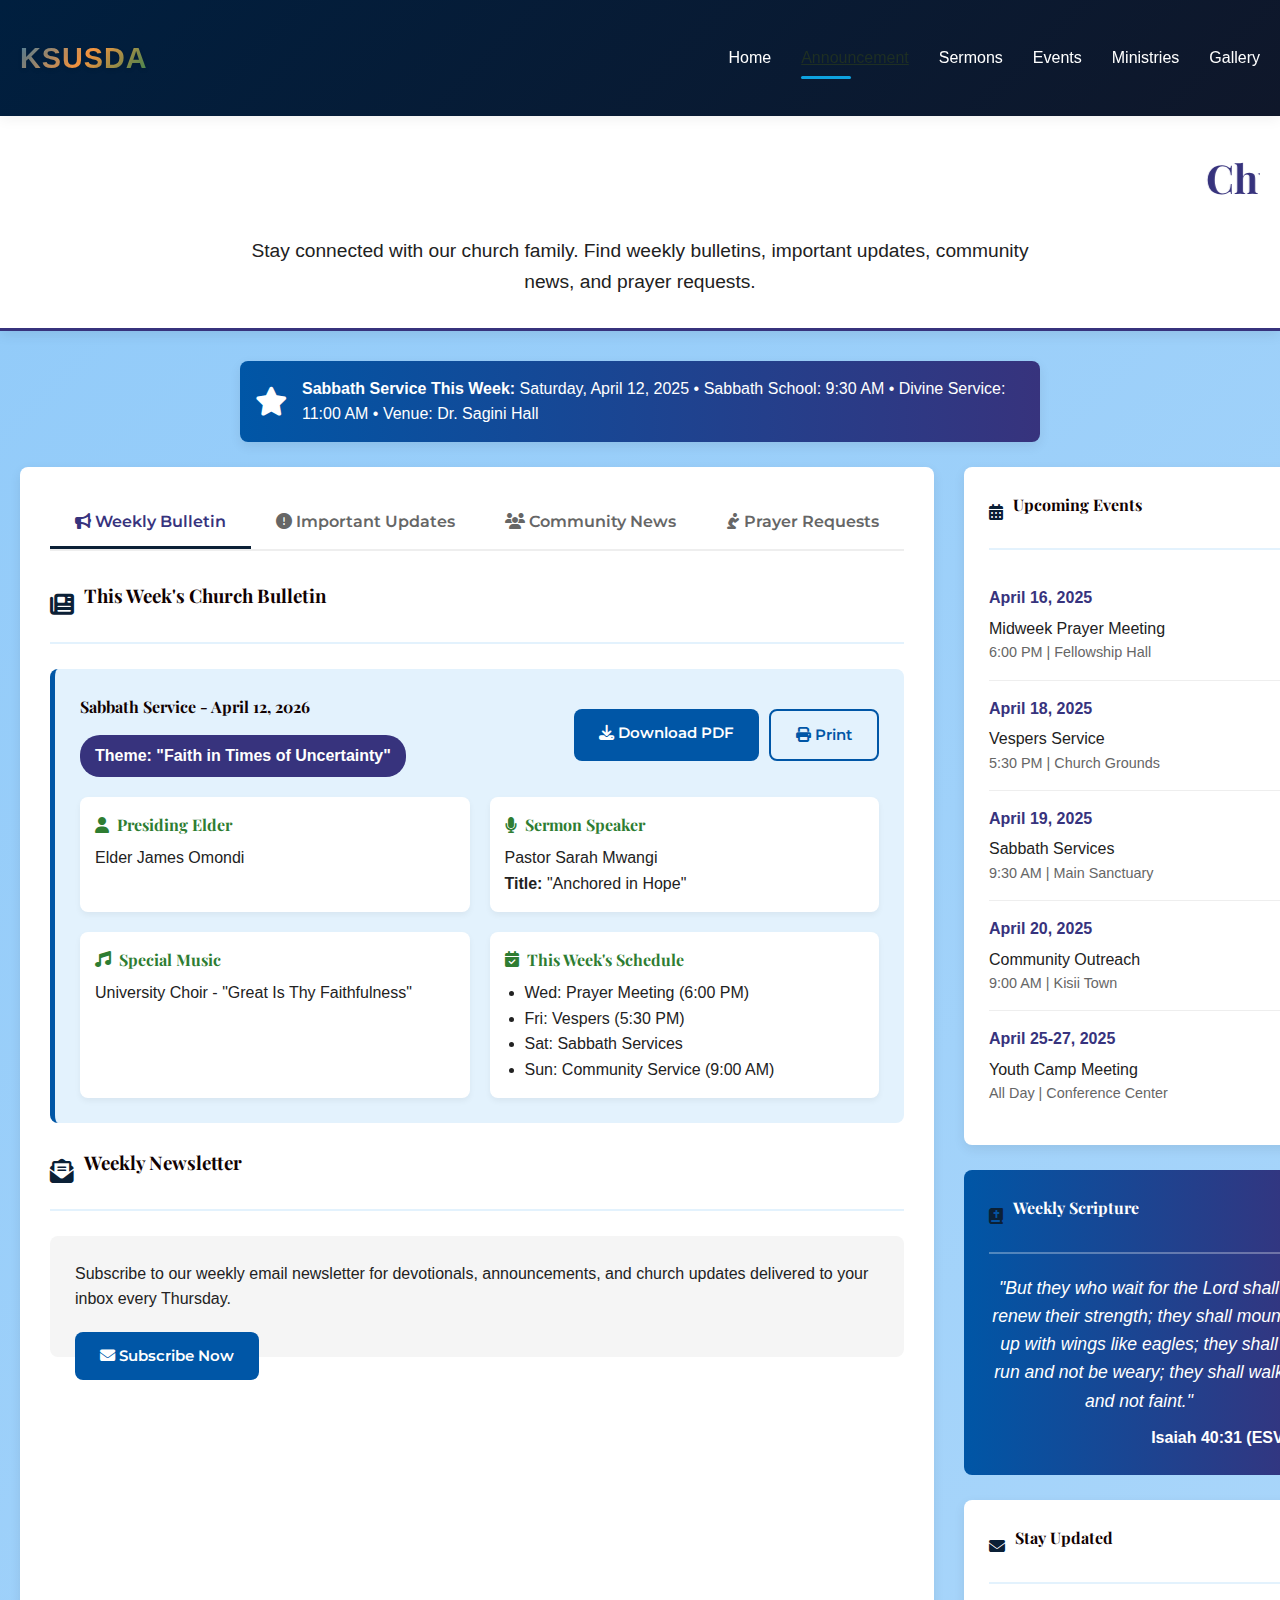
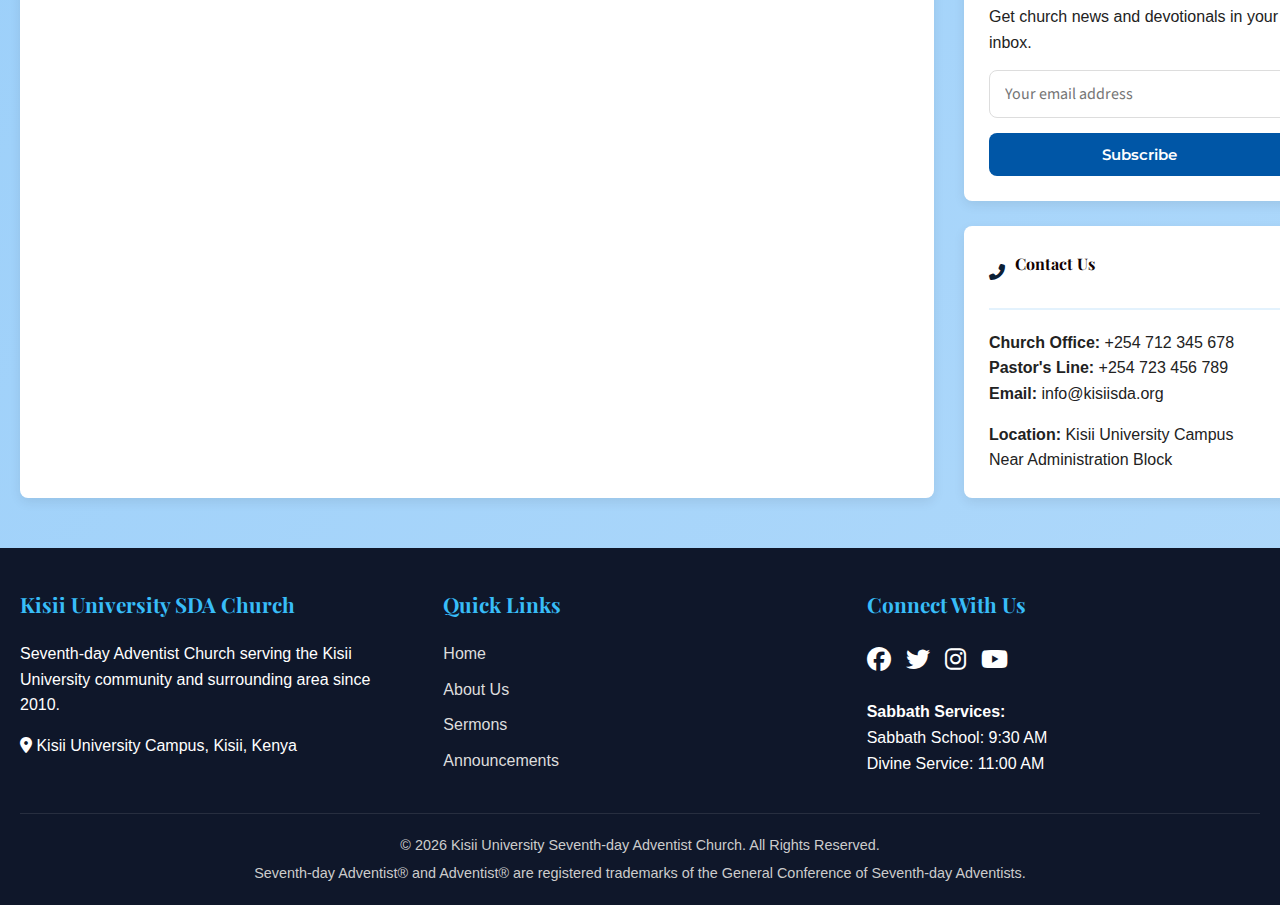
<file: ann.html>
<!DOCTYPE html>
<html lang="en">
<head>
    <meta charset="UTF-8">
    <meta name="viewport" content="width=device-width, initial-scale=1.0">
    <title>News & Announcements | Kisii University SDA Church</title>
    <link rel="stylesheet" href="https://cdnjs.cloudflare.com/ajax/libs/font-awesome/6.4.0/css/all.min.css">
    <link href="https://fonts.googleapis.com/css2?family=Montserrat:wght@400;500;600;700&family=Source+Sans+Pro:wght@300;400;600&display=swap" rel="stylesheet">
    <link href="https://fonts.googleapis.com/css2?family=Inter:wght@300;400;500;600;700&family=Playfair+Display:wght@400;500;600&display=swap" rel="stylesheet">

    <link rel="icon" type="image/jpg" href="image/assetss/kisiilogo.png">
    <link rel="stylesheet" type="text/css" href="style.css">
<style>
        :root {
            --sda-blue: #0056a6;
             --sda-purple: #37337d;
            --sda-gold: #0b2036;
            --sda-green: #2e7d32;
            --light-blue: #e3f2fd;
            --light-gray: #f5f5f5;
            --dark-text: #212121;
            --accent-red: #d32f2f;
            --shadow: 0 4px 12px rgba(0, 0, 0, 0.08);
            --border-radius: 8px;
            --transition: all 0.3s ease;
        }
        
        * {margin: 0;padding: 0;box-sizing: border-box;}
        
        body {
          font-family: 'Poppins', sans-serif;
          color: #222;
          line-height: 1.6;
          background: linear-gradient(-45deg, #e3f2fd, #cfd8dc, #bbdefb, #90caf9);
         background-size: 400% 400%;
        }
        
         h1, h2, h3, h4 {
            font-family: 'Playfair Display', serif;
            font-weight: 700;
            color: #120202;
            margin-bottom: 1rem;
           
        }

        .container {
            width:100%;
            max-width: 1400px;
            margin: 0 auto;
            padding: 0 20px;
        }

        /* Header Styles */
        header {
            background: linear-gradient(135deg, #001f3f 0%, #0f172a 100%);
            color: #ffffff;
            box-shadow: 0 4px 12px rgba(0, 0, 0, 0.05);
            position: sticky;
            top: 0;
            z-index: 100;
           
        }

        .header-content {
            display: flex;
            justify-content: space-between;
            align-items: center;
            padding: 20px 0;
        }

        .church-name {
            font-family: 'Poppins', sans-serif;
            font-size: 1.8rem;
            font-weight: 700;
            background: linear-gradient(135deg, #3a7ca5 0%, #ff9b42 50%, #2e8b57 100%);
            -webkit-background-clip: text;
            background-clip: text;
            color: transparent;
            letter-spacing: 1px;
            font-weight:700;
            text-shadow: 0 2px 4px rgba(0, 0, 0, 0.1);
            
        }

        .church-subtitle {
            font-size: 0.85rem;
            color: #f5f9f9;
            margin-top: 2px;
        }

        .nav-links {
            display: flex;
            gap: 30px;
        }

        .nav-links a {
            text-decoration: none;
            color: #fff;
            font-weight: 500;
            transition: var(--transition);
            position: relative;
        }

        .nav-links a:hover {
            color: var(--dark);
        }

        .nav-links a.active {
          color:var(--dark);
          text-decoration: underline;
        }

        .nav-links a.active::after {
            content: '';
            position: absolute;
            width: 50px;
            height: 3px;
            background-color: var(--primary);
            bottom: -8px;
            left: 0;
            border-radius: 3px;
        }

       

        .btn {
            padding: 10px 22px;
            border-radius: 30px;
            font-weight: 700;
            cursor: pointer;
            transition: var(--transition);
            border: none;
            font-family: 'Inter', sans-serif;
            font-size: 0.95rem;
            display:flex;
            float:left;
            left:20px;
        }

        .btn-primary {
            background-color: #3a7ca5;
            color: white;
        }

        .btn-primary:hover {
            background-color: #5fa8d3;
            transform: translateY(-2px);
        }

        .btn-accent {
            background-color: #ff9b42;
            color: #3a7ca5;
            border: 2px solid #3a7ca5;
        }

        .btn-accent:hover {
            background-color: rgba(58, 124, 165, 0.05);
transform:translateY(-2px);
color:#fff;
        }

        .mobile-menu-btn {
            display: none;
            background: none;
            border: none;
            font-size: 1.5rem;
            color: var(--dark);
            cursor: pointer;
            
        }
        .logo-text{
            display:flex;
            flex-direction: column;
            font-size:1.2rem;
        }
       

        
        /* Page Header */
        .page-header {
            background-color: white;
            padding: 30px 0;
            text-align: center;
            box-shadow: var(--shadow);
            margin-bottom: 30px;
            border-bottom: 3px solid var(--sda-purple);
        }
        
        .page-title {
            font-size: 2.5rem;
            color: var(--sda-purple);
            margin-bottom: 10px;
        }
        
        .page-subtitle {
            font-size: 1.2rem;
            color: var(--dark-text);
            max-width: 800px;
            margin: 0 auto;
        }
        
        /* Sabbath Alert */
        .sabbath-alert {
            background: linear-gradient(to right, var(--sda-blue), var(--sda-purple));
            color: white;
            padding: 15px;
            border-radius: var(--border-radius);
            margin: 25px auto;
            max-width: 800px;
            display: flex;
            align-items: center;
            justify-content: center;
            gap: 15px;
            box-shadow: var(--shadow);
        }
        
        .sabbath-alert i {
            font-size: 1.8rem;
        }
        
        /* Content Layout */
        .content-wrapper {
            display: grid;
            grid-template-columns: 1fr 350px;
            gap: 30px;
            margin-bottom: 40px;
        }
     
        
        @media (max-width: 992px) {
            .content-wrapper {
                grid-template-columns: 1fr;
            }
        }
        
        /* Main Content */
        .main-content {
            background-color: white;
            border-radius: var(--border-radius);
            padding: 30px;
            box-shadow: var(--shadow);
        }
        
        .section-title {
            display: flex;
            align-items: center;
            gap: 10px;
            padding-bottom: 15px;
            margin-bottom: 25px;
            border-bottom: 2px solid var(--light-blue);
        }
        
        .section-title i {
            color: var(--sda-gold);
            font-size: 1.5rem;
        }
        
        /* Bulletin Section */
        .bulletin-card {
            background-color: var(--light-blue);
            border-radius: var(--border-radius);
            padding: 25px;
            margin-bottom: 25px;
            border-left: 5px solid var(--sda-blue);
        }
        
        .bulletin-header {
            display: flex;
            justify-content: space-between;
            align-items: center;
            margin-bottom: 20px;
            flex-wrap: wrap;
            gap: 15px;
        }
        
        .bulletin-date {
            background-color: var(--sda-purple);
            color: white;
            padding: 8px 15px;
            border-radius: 20px;
            font-weight: 600;
        }
        
        .bulletin-actions {
            display: flex;
            gap: 10px;
        }
        
        .btn {
            display: inline-block;
            padding: 12px 25px;
            background-color: var(--sda-blue);
            color: white;
            border-radius: var(--border-radius);
            text-decoration: none;
            font-weight: 600;
            transition: var(--transition);
            border: none;
            cursor: pointer;
            font-family: 'Montserrat', sans-serif;
        }
        
        .btn:hover {
            background-color: var(--sda-purple);
            transform: translateY(-3px);
            box-shadow: 0 6px 12px rgba(0, 0, 0, 0.15);
        }
        
        .btn-outline {
            background-color: transparent;
            border: 2px solid var(--sda-blue);
            color: var(--sda-blue);
        }
        
        .btn-outline:hover {
            background-color: var(--sda-blue);
            color: white;
        }
        
        .bulletin-content {
            display: grid;
            grid-template-columns: repeat(auto-fit, minmax(300px, 1fr));
            gap: 20px;
            margin-top: 20px;
        }
        
        .bulletin-item {
            padding: 15px;
            background-color: white;
            border-radius: var(--border-radius);
            box-shadow: 0 3px 6px rgba(0, 0, 0, 0.05);
        }
        
        .bulletin-item h4 {
            color: var(--sda-green);
            margin-bottom: 8px;
            display: flex;
            align-items: center;
            gap: 8px;
        }
        
        /* Announcements Grid */
        .announcements-grid {
            display: grid;
            grid-template-columns: repeat(auto-fill, minmax(300px, 1fr));
            gap: 25px;
            margin-top: 20px;
        }
        
        .announcement-card {
            background-color: white;
            border-radius: var(--border-radius);
            overflow: hidden;
            box-shadow: var(--shadow);
            transition: var(--transition);
            border-top: 4px solid var(--sda-gold);
        }
        
        .announcement-card:hover {
            transform: translateY(-5px);
            box-shadow: 0 10px 20px rgba(0, 0, 0, 0.1);
        }
        
        .announcement-priority {
            padding: 8px 15px;
            background-color: var(--accent-red);
            color: white;
            font-size: 0.85rem;
            font-weight: 600;
            display: inline-block;
            border-radius: 0 0 8px 0;
        }
        
        .announcement-content {
            padding: 20px;
        }
        
        .announcement-meta {
            display: flex;
            justify-content: space-between;
            font-size: 0.9rem;
            color: #666;
            margin-bottom: 15px;
        }
        
        /* Community News */
        .community-news {
            display: grid;
            grid-template-columns: repeat(auto-fill, minmax(300px, 1fr));
            gap: 25px;
            margin-top: 20px;
        }
        
        .community-card {
            background-color: white;
            border-radius: var(--border-radius);
            overflow: hidden;
            box-shadow: var(--shadow);
        }
        
        .community-image {
            height: 180px;
            background-size: cover;
            background-position: center;
        }
        
        .community-content {
            padding: 20px;
        }
        
        .community-category {
            display: inline-block;
            background-color: var(--sda-green);
            color: white;
            padding: 5px 12px;
            border-radius: 20px;
            font-size: 0.85rem;
            margin-bottom: 10px;
        }
        
        /* Prayer Section */
        .prayer-section {
            display: grid;
            grid-template-columns: repeat(auto-fit, minmax(300px, 1fr));
            gap: 25px;
            margin-top: 20px;
        }
        
        .prayer-form, .prayer-wall {
            background-color: var(--light-gray);
            border-radius: var(--border-radius);
            padding: 25px;
        }
        
        .form-group {
            margin-bottom: 20px;
        }
        
        .form-label {
            display: block;
            margin-bottom: 8px;
            font-weight: 600;
        }
        
        .form-control {
            width: 100%;
            padding: 12px 15px;
            border: 1px solid #ddd;
            border-radius: var(--border-radius);
            font-family: 'Source Sans Pro', sans-serif;
            font-size: 1rem;
        }
        
        textarea.form-control {
            min-height: 120px;
            resize: vertical;
        }
        
        .radio-group {
            display: flex;
            flex-direction: column;
            gap: 12px;
            margin-top: 10px;
        }
        
        .radio-option {
            display: flex;
            align-items: center;
            gap: 10px;
        }
        
        .prayer-item {
            background-color: white;
            padding: 20px;
            border-radius: var(--border-radius);
            margin-bottom: 20px;
            border-left: 4px solid var(--sda-purple);
            box-shadow: 0 3px 6px rgba(0, 0, 0, 0.05);
        }
        
        .prayer-header {
            display: flex;
            justify-content: space-between;
            margin-bottom: 12px;
            font-size: 0.9rem;
            color: #666;
        }
        
        .prayer-actions {
            display: flex;
            justify-content: space-between;
            align-items: center;
            margin-top: 15px;
        }
        
        .pray-count {
            display: flex;
            align-items: center;
            gap: 8px;
            color: var(--sda-green);
            font-weight: 600;
        }
        
        .answered-prayer {
            background-color: #e8f5e9;
            border-left-color: var(--sda-green);
            padding: 15px;
            margin-top: 10px;
            border-radius: 0 var(--border-radius) var(--border-radius) 0;
        }
        
        /* Sidebar */
        .sidebar {
            display: flex;
            flex-direction: column;
            gap: 25px;
        }
        
        .sidebar-widget {
            background-color: white;
            border-radius: var(--border-radius);
            padding: 25px;
            box-shadow: var(--shadow);
        }
        
        .widget-title {
            display: flex;
            align-items: center;
            gap: 10px;
            margin-bottom: 20px;
            padding-bottom: 15px;
            border-bottom: 2px solid var(--light-blue);
        }
        
        .widget-title i {
            color: var(--sda-gold);
        }
        
        .event-list {
            list-style: none;
        }
        
        .event-item {
            padding: 15px 0;
            border-bottom: 1px solid #eee;
        }
        
        .event-item:last-child {
            border-bottom: none;
        }
        
        .event-date {
            font-weight: 600;
            color: var(--sda-purple);
            margin-bottom: 5px;
        }
        
        .event-time {
            color: #666;
            font-size: 0.9rem;
        }
        
        .subscription-form {
            display: flex;
            flex-direction: column;
            gap: 15px;
        }
        
        .scripture-widget {
            background: linear-gradient(to right, var(--sda-blue), var(--sda-purple));
            color: white;
            padding: 25px;
            border-radius: var(--border-radius);
        }
        
        .scripture-text {
            font-style: italic;
            font-size: 1.1rem;
            margin-bottom: 10px;
            text-align: center;
        }
        
        .scripture-ref {
            text-align: right;
            font-weight: 600;
            margin-top: 10px;
        }
        
        /* Footer */
        .footer {
           background: #0f172a;
            color: white;
            padding: 40px 0 20px;
            margin-top: 50px;
        }
        
        .footer-content {
            display: grid;
            grid-template-columns: repeat(auto-fit, minmax(250px, 1fr));
            gap: 30px;
            margin-bottom: 30px;
        }
        
        .footer-section h3 {
            color:  #38bdf8;
            margin-bottom: 20px;
            font-size: 1.3rem;
        }
        
        .footer-links {
            list-style: none;
        }
        
        .footer-links li {
            margin-bottom: 10px;
        }
        
        .footer-links a {
            color: #ddd;
            text-decoration: none;
            transition: var(--transition);
        }
        
        .footer-links a:hover {
            color: var(--sda-gold);
            padding-left: 5px;
        }
        
        .copyright {
            text-align: center;
            padding-top: 20px;
            border-top: 1px solid rgba(255, 255, 255, 0.1);
            color: #ccc;
            font-size: 0.9rem;
        }
        
        /* Responsive */
        @media (max-width: 768px) {
            .container{
                display:flex;
                flex-wrap: wrap;
                flex-direction: column;
                glyph-orientation-horizontal: 0turn;
            }
            body{
                font-size: 0.85rem;
            }
                
            .nav-links {
                order: 3;
                width: 100%;
                margin-top: 20px;
                display: none;
                flex-direction: column;
                gap: 15px;
            }
            
            .nav-links.active {
                display: flex;
                margin-top:2rem;
                float:right;
                width:120px;
                background:navy;
                padding:10px 10px;
                border-radius:5px;
            }
            
            .mobile-menu-btn {
                display: block;
            }
            .footer-content{
                display:grid;
                grid-template-columns: repeat(auto-fit,minmax(100px,1fr));
                gap:10px;              
            }
            .church-name{
                font-size: 1.2rem;
                top:2rem;
                left:2rem;
                position:sticky;
            }
            h1,h2,h3{
                font-size: 1rem;
            }
            .footer-section h3{
                font-size:1rem;
            }
            .footer p{
                font-size: 0.85rem;
            }
            .footer-links a{
                font-size: 0.85rem;
            }
            .church-name {
                font-size: 1.8rem;
            }
            
            .page-title {
                font-size: 2rem;
            }
            
            .bulletin-header {
                flex-direction: column;
                align-items: flex-start;
            }
            
            .bulletin-actions {
                width: 100%;
                justify-content: center;
            }
        }
        
        /* Tab Navigation */
        .tab-navigation {
            display: flex;
            overflow-x: auto;
            margin-bottom: 30px;
            border-bottom: 2px solid #eee;
        }
        
        .tab-btn {
            padding: 15px 25px;
            background: none;
            border: none;
            font-family: 'Montserrat', sans-serif;
            font-weight: 600;
            font-size: 1rem;
            color: #666;
            cursor: pointer;
            white-space: nowrap;
            border-bottom: 3px solid transparent;
            transition: var(--transition);
        }
        
        .tab-btn:hover {
            color: var(--sda-blue);
        }
        
        .tab-btn.active {
            color: var(--sda-purple);
            border-bottom: 3px solid var(--sda-gold);
        }
        
        .tab-content {
            display: none;
            animation: fadeIn 0.5s;
        }
        
        .tab-content.active {
            display: block;
        }
        
        @keyframes fadeIn {
            from { opacity: 0; }
            to { opacity: 1; }
        }
           @media(max-width:768px){
            .container{
                grid-template-columns: 1fr;
            }
            .main-content{
                display:grid;
                grid-template-columns: 1fr;
                gap:1rem;
            }
            .church-header{
                font-size:1.2rem;
                padding:10px;
            }
            .bulletin-header{
                display:grid;
                grid-template-columns: 1fr;
                gap:10px;
            }
        }
    </style>
</head>
<body>
   <header>
        <div class="container">
            <div class="header-content">
                    <div class="logo-text">
                        <div class="church-name">KSUSDA</div>
                    </div>                
                <button class="mobile-menu-btn" id="mobileMenuBtn">
                    <i class="fas fa-bars"></i>
                </button>
                
                <nav class="nav-links" id="navLinks">
                    <a href="index45.html">Home</a>
                       <a href="ann.html" class="active">Announcement</a>
                    <a href="serm.html">Sermons</a>
                    <a href="eventht.html">Events</a>
                    <a href="Ministry.html">Ministries</a>
                    <a href="gallery.html">Gallery</a>
                </nav>
                
            </div>
        </div>
    </header>

    <!-- Page Header -->
    <div class="page-header">
        <div class="container">
            <h2 class="page-title"><marquee>Church News & Announcements</marquee></h2>
            <p class="page-subtitle">Stay connected with our church family. Find weekly bulletins, important updates, community news, and prayer requests.</p>
        </div>
    </div>

    <!-- Sabbath Alert -->
    <div class="container">
        <div class="sabbath-alert">
            <i class="fas fa-star"></i>
            <div>
                <strong>Sabbath Service This Week:</strong> Saturday, April 12, 2025 • Sabbath School: 9:30 AM • Divine Service: 11:00 AM • Venue: Dr. Sagini Hall
            </div>
        </div>
    </div>

    <!-- Main Content -->
    <div class="container content-wrapper">
        <!-- Left Column: Main Content -->
        <div class="main-content">
            <!-- Tab Navigation -->
            <div class="tab-navigation">
                <button class="tab-btn active" data-tab="bulletin">
                    <i class="fas fa-bullhorn"></i> Weekly Bulletin
                </button>
                <button class="tab-btn" data-tab="updates">
                    <i class="fas fa-exclamation-circle"></i> Important Updates
                </button>
                <button class="tab-btn" data-tab="community">
                    <i class="fas fa-users"></i> Community News
                </button>
                <button class="tab-btn" data-tab="prayer">
                    <i class="fas fa-pray"></i> Prayer Requests
                </button>
            </div>

            <!-- Bulletin Tab -->
            <div id="bulletin" class="tab-content active">
                <div class="section-title">
                    <i class="fas fa-newspaper"></i>
                    <h3>This Week's Church Bulletin</h3>
                </div>

                <div class="bulletin-card">
                    <div class="bulletin-header">
                        <div>
                            <h4>Sabbath Service - April 12, 2026</h4>
                            <div class="bulletin-date">Theme: "Faith in Times of Uncertainty"</div>
                        </div>
                        <div class="bulletin-actions">
                            <a href="pdfs/COMP 102 DISCRETE MATHEATICS  ASSIGN 2.pdf" class="btn"><i class="fas fa-download"></i> Download PDF</a>
                            <a href="#" class="btn btn-outline"><i class="fas fa-print"></i> Print</a>
                        </div>
                    </div>

                    <div class="bulletin-content">
                        <div class="bulletin-item">
                            <h4><i class="fas fa-user"></i> Presiding Elder</h4>
                            <p>Elder James Omondi</p>
                        </div>
                        <div class="bulletin-item">
                            <h4><i class="fas fa-microphone"></i> Sermon Speaker</h4>
                            <p>Pastor Sarah Mwangi</p>
                            <p><strong>Title:</strong> "Anchored in Hope"</p>
                        </div>
                        <div class="bulletin-item">
                            <h4><i class="fas fa-music"></i> Special Music</h4>
                            <p>University Choir - "Great Is Thy Faithfulness"</p>
                        </div>
                        <div class="bulletin-item">
                            <h4><i class="fas fa-calendar-check"></i> This Week's Schedule</h4>
                            <ul style="padding-left: 20px; margin-top: 8px;">
                                <li>Wed: Prayer Meeting (6:00 PM)</li>
                                <li>Fri: Vespers (5:30 PM)</li>
                                <li>Sat: Sabbath Services</li>
                                <li>Sun: Community Service (9:00 AM)</li>
                            </ul>
                        </div>
                    </div>
                </div>

                <div class="section-title">
                    <i class="fas fa-envelope-open-text"></i>
                    <h3>Weekly Newsletter</h3>
                </div>
                
                <div style="background-color: var(--light-gray); padding: 25px; border-radius: var(--border-radius);">
                    <p style="margin-bottom: 20px;">Subscribe to our weekly email newsletter for devotionals, announcements, and church updates delivered to your inbox every Thursday.</p>
                    <a href="#" class="btn"><i class="fas fa-envelope"></i> Subscribe Now</a>
                </div>
            </div>

            <!-- Important Updates Tab -->
            <div id="updates" class="tab-content">
                <div class="section-title">
                    <i class="fas fa-exclamation-triangle"></i>
                    <h3>Important Updates & Alerts</h3>
                </div>

                <div class="announcements-grid">
                    <div class="announcement-card">
                        <div class="announcement-priority">Urgent</div>
                        <div class="announcement-content">
                            <div class="announcement-meta">
                                <span>April 10, 2025</span>
                                <span><i class="fas fa-clock"></i> Immediate</span>
                            </div>
                            <h4>Church Building Fund Meeting</h4>
                            <p>All members are requested to attend a special meeting on Sunday, April 20th at 2:00 PM to discuss the new church building project. Your input is vital!</p>
                            <a href="#" style="display: inline-block; margin-top: 15px; color: var(--sda-blue); font-weight: 600;">More Details →</a>
                        </div>
                    </div>

                    <div class="announcement-card">
                        <div class="announcement-content">
                            <div class="announcement-meta">
                                <span>April 8, 2025</span>
                                <span><i class="fas fa-clock"></i> Deadline: April 30</span>
                            </div>
                            <h4>Pathfinder Club Registration</h4>
                            <p>Registration for the 2025 Pathfinder Club is now open! Children ages 10-15 are invited to join. Register by April 30th to secure a spot.</p>
                            <a href="#" style="display: inline-block; margin-top: 15px; color: var(--sda-blue); font-weight: 600;">Register Now →</a>
                        </div>
                    </div>

                    <div class="announcement-card">
                        <div class="announcement-content">
                            <div class="announcement-meta">
                                <span>April 5, 2025</span>
                                <span><i class="fas fa-clock"></i> New</span>
                            </div>
                            <h4>New Bible Study Group</h4>
                            <p>A new young adults Bible study group will begin meeting on Tuesday evenings starting April 22nd. Focus: "Revelation for Today's World."</p>
                            <a href="#" style="display: inline-block; margin-top: 15px; color: var(--sda-blue); font-weight: 600;">Join Group →</a>
                        </div>
                    </div>
                </div>
            </div>

            <!-- Community News Tab -->
            <div id="community" class="tab-content">
                <div class="section-title">
                    <i class="fas fa-heart"></i>
                    <h3>Community News & Stories</h3>
                </div>

                <div class="community-news">
                    <div class="community-card">
                        <div class="community-image" style="background-image: url('https://images.unsplash.com/photo-1581833971358-2c8b550f87b3?ixlib=rb-4.0.3&auto=format&fit=crop&w=600&q=80');"></div>
                        <div class="community-content">
                            <div class="community-category">Welcome</div>
                            <h4>New Members Joining</h4>
                            <p>Welcome to 15 new members who joined our church family last Sabbath! We're excited to have you as part of our community.</p>
                            <div style="margin-top: 15px; font-size: 0.9rem; color: #666;">
                                <i class="fas fa-user-friends"></i> 15 new members
                            </div>
                        </div>
                    </div>

                    <div class="community-card">
                        <div class="community-image" style="background-image: url('https://images.unsplash.com/photo-1545231027-637d2f6210f8?ixlib=rb-4.0.3&auto=format&fit=crop&w=600&q=80');"></div>
                        <div class="community-content">
                            <div class="community-category">Ministry</div>
                            <h4>Health Ministry Seminar Success</h4>
                            <p>Our "Temperance and Healthy Living" seminar reached over 200 community members last weekend. Thanks to all volunteers!</p>
                            <div style="margin-top: 15px; font-size: 0.9rem; color: #666;">
                                <i class="fas fa-users"></i> 200+ attendees
                            </div>
                        </div>
                    </div>

                    <div class="community-card">
                        <div class="community-image" style="background-image: url('https://images.unsplash.com/photo-1511632765486-a01980e01a18?ixlib=rb-4.0.3&auto=format&fit=crop&w=600&q=80');"></div>
                        <div class="community-content">
                            <div class="community-category">Education</div>
                            <h4>University Bible Study Growth</h4>
                            <p>The Kisii University SDA Students Association now has 45 regular attendees at weekly campus Bible studies. Praise God!</p>
                            <div style="margin-top: 15px; font-size: 0.9rem; color: #666;">
                                <i class="fas fa-graduation-cap"></i> 45 students
                            </div>
                        </div>
                    </div>
                </div>
            </div>

            <!-- Prayer Requests Tab -->
            <div id="prayer" class="tab-content">
                <div class="section-title">
                    <i class="fas fa-hands-praying"></i>
                    <h3>Prayer Requests</h3>
                </div>

                <p style="margin-bottom: 25px; padding: 15px; background-color: #fff8e1; border-radius: var(--border-radius);">
                    <i class="fas fa-info-circle" style="color: var(--sda-gold);"></i> All prayer requests are confidential. Our prayer team meets every Wednesday at 6:00 PM.
                </p>

                <div class="prayer-section">
                    <!-- Prayer Form -->
                    <div class="prayer-form">
                        <h4 style="margin-bottom: 20px;">Submit a Prayer Request</h4>
                        <form id="prayerForm">
                            <div class="form-group">
                                <label class="form-label">Your Name (Optional)</label>
                                <input type="text" class="form-control" placeholder="First name is fine">
                            </div>

                            <div class="form-group">
                                <label class="form-label">Prayer Request *</label>
                                <textarea class="form-control" placeholder="Please share your prayer need..." required></textarea>
                            </div>

                            <div class="form-group">
                                <label class="form-label">How should we share this request?</label>
                                <div class="radio-group">
                                    <div class="radio-option">
                                        <input type="radio" id="private" name="privacy" checked>
                                        <label for="private">With pastoral team only (confidential)</label>
                                    </div>
                                    <div class="radio-option">
                                        <input type="radio" id="anonymous" name="privacy">
                                        <label for="anonymous">Share anonymously on prayer wall</label>
                                    </div>
                                    <div class="radio-option">
                                        <input type="radio" id="public" name="privacy">
                                        <label for="public">Share with my first name</label>
                                    </div>
                                </div>
                            </div>

                            <button type="submit" class="btn" style="width: 100%;">
                                <i class="fas fa-paper-plane"></i> Submit Request
                            </button>
                        </form>
                    </div>

                    <!-- Prayer Wall -->
                    <div class="prayer-wall">
                        <h4 style="margin-bottom: 20px;">Recent Prayer Requests</h4>
                        
                        <div class="prayer-item">
                            <div class="prayer-header">
                                <span><i class="fas fa-user-secret"></i> Anonymous</span>
                                <span>April 9, 2025</span>
                            </div>
                            <p>Please pray for my mother who was diagnosed with cancer. She starts treatment next week. Pray for healing and strength for our family.</p>
                            <div class="prayer-actions">
                                <button class="btn" style="padding: 8px 15px; font-size: 0.9rem;">
                                    <i class="fas fa-hands-praying"></i> I Prayed
                                </button>
                                <div class="pray-count">
                                    <i class="fas fa-check-circle"></i>
                                    <span>18 prayed</span>
                                </div>
                            </div>
                        </div>

                        <div class="prayer-item">
                            <div class="prayer-header">
                                <span><i class="fas fa-user"></i> Samuel</span>
                                <span>April 7, 2025</span>
                            </div>
                            <p>Pray for my final exams at Kisii University this month. I need God's wisdom and peace as I prepare and write my papers.</p>
                            <div class="prayer-actions">
                                <button class="btn" style="padding: 8px 15px; font-size: 0.9rem;">
                                    <i class="fas fa-hands-praying"></i> I Prayed
                                </button>
                                <div class="pray-count">
                                    <i class="fas fa-check-circle"></i>
                                    <span>24 prayed</span>
                                </div>
                            </div>
                        </div>

                        <div class="prayer-item">
                            <div class="prayer-header">
                                <span><i class="fas fa-user"></i> Grace</span>
                                <span>April 5, 2025</span>
                            </div>
                            <p>Thank you for praying for my job interview! I got the position! God is faithful. Please continue praying as I transition to this new role.</p>
                            <div class="answered-prayer">
                                <i class="fas fa-star" style="color: var(--sda-gold);"></i>
                                <strong>Answered Prayer!</strong> Praise report from previous request.
                            </div>
                        </div>
                    </div>
                </div>
            </div>
        </div>

        <!-- Right Column: Sidebar -->
        <div class="sidebar">
            <!-- Upcoming Events -->
            <div class="sidebar-widget">
                <div class="widget-title">
                    <i class="fas fa-calendar-alt"></i>
                    <h4>Upcoming Events</h4>
                </div>
                <ul class="event-list">
                    <li class="event-item">
                        <div class="event-date">April 16, 2025</div>
                        <div>Midweek Prayer Meeting</div>
                        <div class="event-time">6:00 PM | Fellowship Hall</div>
                    </li>
                    <li class="event-item">
                        <div class="event-date">April 18, 2025</div>
                        <div>Vespers Service</div>
                        <div class="event-time">5:30 PM | Church Grounds</div>
                    </li>
                    <li class="event-item">
                        <div class="event-date">April 19, 2025</div>
                        <div>Sabbath Services</div>
                        <div class="event-time">9:30 AM | Main Sanctuary</div>
                    </li>
                    <li class="event-item">
                        <div class="event-date">April 20, 2025</div>
                        <div>Community Outreach</div>
                        <div class="event-time">9:00 AM | Kisii Town</div>
                    </li>
                    <li class="event-item">
                        <div class="event-date">April 25-27, 2025</div>
                        <div>Youth Camp Meeting</div>
                        <div class="event-time">All Day | Conference Center</div>
                    </li>
                </ul>
            </div>

            <!-- Weekly Scripture -->
            <div class="scripture-widget">
                <div class="widget-title" style="border-bottom-color: rgba(255,255,255,0.3);">
                    <i class="fas fa-bible"></i>
                    <h4 style="color: white;">Weekly Scripture</h4>
                </div>
                <p class="scripture-text">"But they who wait for the Lord shall renew their strength; they shall mount up with wings like eagles; they shall run and not be weary; they shall walk and not faint."</p>
                <p class="scripture-ref">Isaiah 40:31 (ESV)</p>
            </div>

            <!-- Subscription -->
            <div class="sidebar-widget">
                <div class="widget-title">
                    <i class="fas fa-envelope"></i>
                    <h4>Stay Updated</h4>
                </div>
                <p style="margin-bottom: 15px;">Get church news and devotionals in your inbox.</p>
                <div class="subscription-form">
                    <input type="email" class="form-control" placeholder="Your email address">
                    <button class="btn">Subscribe</button>
                </div>
            </div>

            <!-- Contact -->
            <div class="sidebar-widget">
                <div class="widget-title">
                    <i class="fas fa-phone-alt"></i>
                    <h4>Contact Us</h4>
                </div>
                <p style="margin-bottom: 15px;">
                    <strong>Church Office:</strong> +254 712 345 678<br>
                    <strong>Pastor's Line:</strong> +254 723 456 789<br>
                    <strong>Email:</strong> info@kisiisda.org
                </p>
                <p>
                    <strong>Location:</strong> Kisii University Campus<br>
                    Near Administration Block
                </p>
            </div>
        </div>
    </div>

    <!-- Footer -->
    <footer class="footer">
        <div class="container">
            <div class="footer-content">
                <div class="footer-section">
                    <h3>Kisii University SDA Church</h3>
                    <p>Seventh-day Adventist Church serving the Kisii University community and surrounding area since 2010.</p>
                    <p style="margin-top: 15px;">
                        <i class="fas fa-map-marker-alt"></i> Kisii University Campus, Kisii, Kenya
                    </p>
                </div>
                
                <div class="footer-section">
                    <h3>Quick Links</h3>
                    <ul class="footer-links">
                        <li><a href="index45.html">Home</a></li>
                        <li><a href="about">About Us</a></li>
                        <li><a href="serm.html">Sermons</a></li>
                       <li><a href="ann.html">Announcements</a></li>
                    </ul>
                </div>
                
                <div class="footer-section">
                    <h3>Connect With Us</h3>
                    <div style="display: flex; gap: 15px; margin-top: 15px;">
                        <a href="#" style="color: white; font-size: 1.5rem;"><i class="fab fa-facebook"></i></a>
                        <a href="#" style="color: white; font-size: 1.5rem;"><i class="fab fa-twitter"></i></a>
                        <a href="#" style="color: white; font-size: 1.5rem;"><i class="fab fa-instagram"></i></a>
                        <a href="#" style="color: white; font-size: 1.5rem;"><i class="fab fa-youtube"></i></a>
                    </div>
                    <p style="margin-top: 20px;">
                        <strong>Sabbath Services:</strong><br>
                        Sabbath School: 9:30 AM<br>
                        Divine Service: 11:00 AM
                    </p>
                </div>
            </div>
            
            <div class="copyright">
                <p>&copy; 2026 Kisii University Seventh-day Adventist Church. All Rights Reserved.</p>
                <p style="margin-top: 5px;">Seventh-day Adventist® and Adventist® are registered trademarks of the General Conference of Seventh-day Adventists.</p>
            </div>
        </div>
    </footer>

    <script>
const mobileMenuBtn = document.getElementById('mobileMenuBtn');
        const navLinks = document.getElementById('navLinks');

  
            // Mobile menu toggle
            mobileMenuBtn.addEventListener('click', () => {
                navLinks.classList.toggle('active');
                mobileMenuBtn.innerHTML = navLinks.classList.contains('active') 
                    ? '<i class="fas fa-times"></i>' 
                    : '<i class="fas fa-bars"></i>';
            });
        

        // Tab functionality
        document.addEventListener('DOMContentLoaded', function() {
            const tabButtons = document.querySelectorAll('.tab-btn');
            const tabContents = document.querySelectorAll('.tab-content');
            
            tabButtons.forEach(button => {
                button.addEventListener('click', () => {
                    // Remove active class from all buttons and contents
                    tabButtons.forEach(btn => btn.classList.remove('active'));
                    tabContents.forEach(content => content.classList.remove('active'));
                    
                    // Add active class to clicked button
                    button.classList.add('active');
                    
                    // Show corresponding tab content
                    const tabId = button.getAttribute('data-tab');
                    document.getElementById(tabId).classList.add('active');
                });
            });
            
            // Prayer button functionality
            const prayButtons = document.querySelectorAll('.prayer-actions .btn');
            prayButtons.forEach(button => {
                button.addEventListener('click', function(e) {
                    e.preventDefault();
                    const prayerItem = this.closest('.prayer-item');
                    const prayCount = prayerItem.querySelector('.pray-count span');
                    
                    // Extract current count
                    let currentCount = parseInt(prayCount.textContent);
                    if (isNaN(currentCount)) currentCount = 0;
                    
                    // Update count
                    prayCount.textContent = (currentCount + 1) + ' prayed';
                    
                    // Change button appearance
                    this.innerHTML = '<i class="fas fa-check"></i> Thank You!';
                    this.style.backgroundColor = 'var(--sda-green)';
                    this.disabled = true;
                    
                    // Show confirmation message
                    const confirmation = document.createElement('div');
                    confirmation.innerHTML = '<i class="fas fa-check-circle"></i> Thank you for praying!';
                    confirmation.style.cssText = 'position: fixed; bottom: 20px; right: 20px; background: var(--sda-green); color: white; padding: 12px 20px; border-radius: 8px; z-index: 1000; box-shadow: 0 4px 12px rgba(0,0,0,0.2);';
                    document.body.appendChild(confirmation);
                    
                    setTimeout(() => {
                        confirmation.remove();
                    }, 3000);
                });
            });
            
            // Form submission
            const prayerForm = document.getElementById('prayerForm');
            if (prayerForm) {
                prayerForm.addEventListener('submit', function(e) {
                    e.preventDefault();
                    
                    // Show success message
                    const successMsg = document.createElement('div');
                    successMsg.innerHTML = '<i class="fas fa-pray"></i> Your prayer request has been submitted. Our prayer team will lift it up.';
                    successMsg.style.cssText = 'position: fixed; top: 20px; right: 20px; background: var(--sda-blue); color: white; padding: 15px 25px; border-radius: 8px; z-index: 1000; max-width: 400px; box-shadow: 0 6px 15px rgba(0,0,0,0.2);';
                    document.body.appendChild(successMsg);
                    
                    // Reset form
                    this.reset();
                    
                    setTimeout(() => {
                        successMsg.remove();
                    }, 5000);
                });
            }
            
            // Update year dynamically
            const currentYear = new Date().getFullYear();
            const yearElements = document.querySelectorAll('.church-location');
            if (yearElements.length > 0 && currentYear > 2025) {
                // If we're past 2025, update the year
                yearElements[0].textContent = yearElements[0].textContent.replace('2025', currentYear);
            }
        });
    </script>
</body>
</html>
</file>
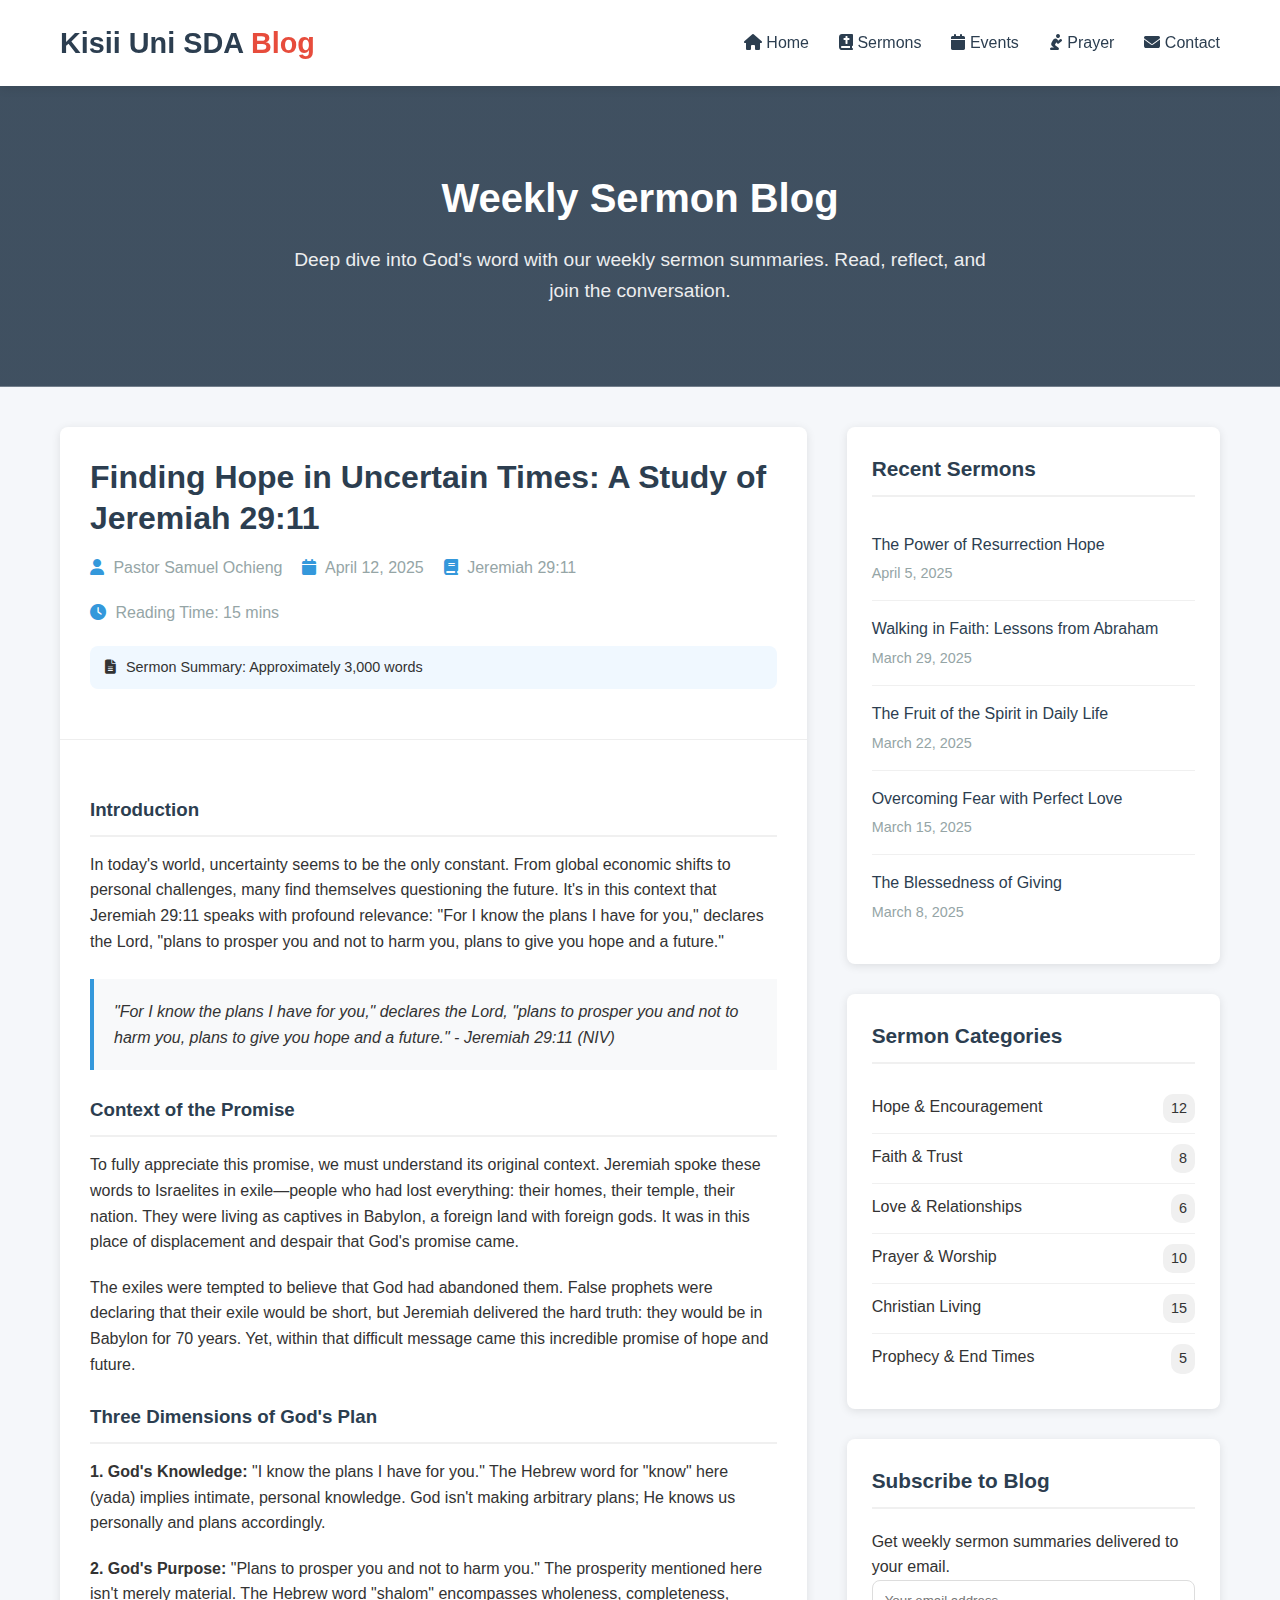
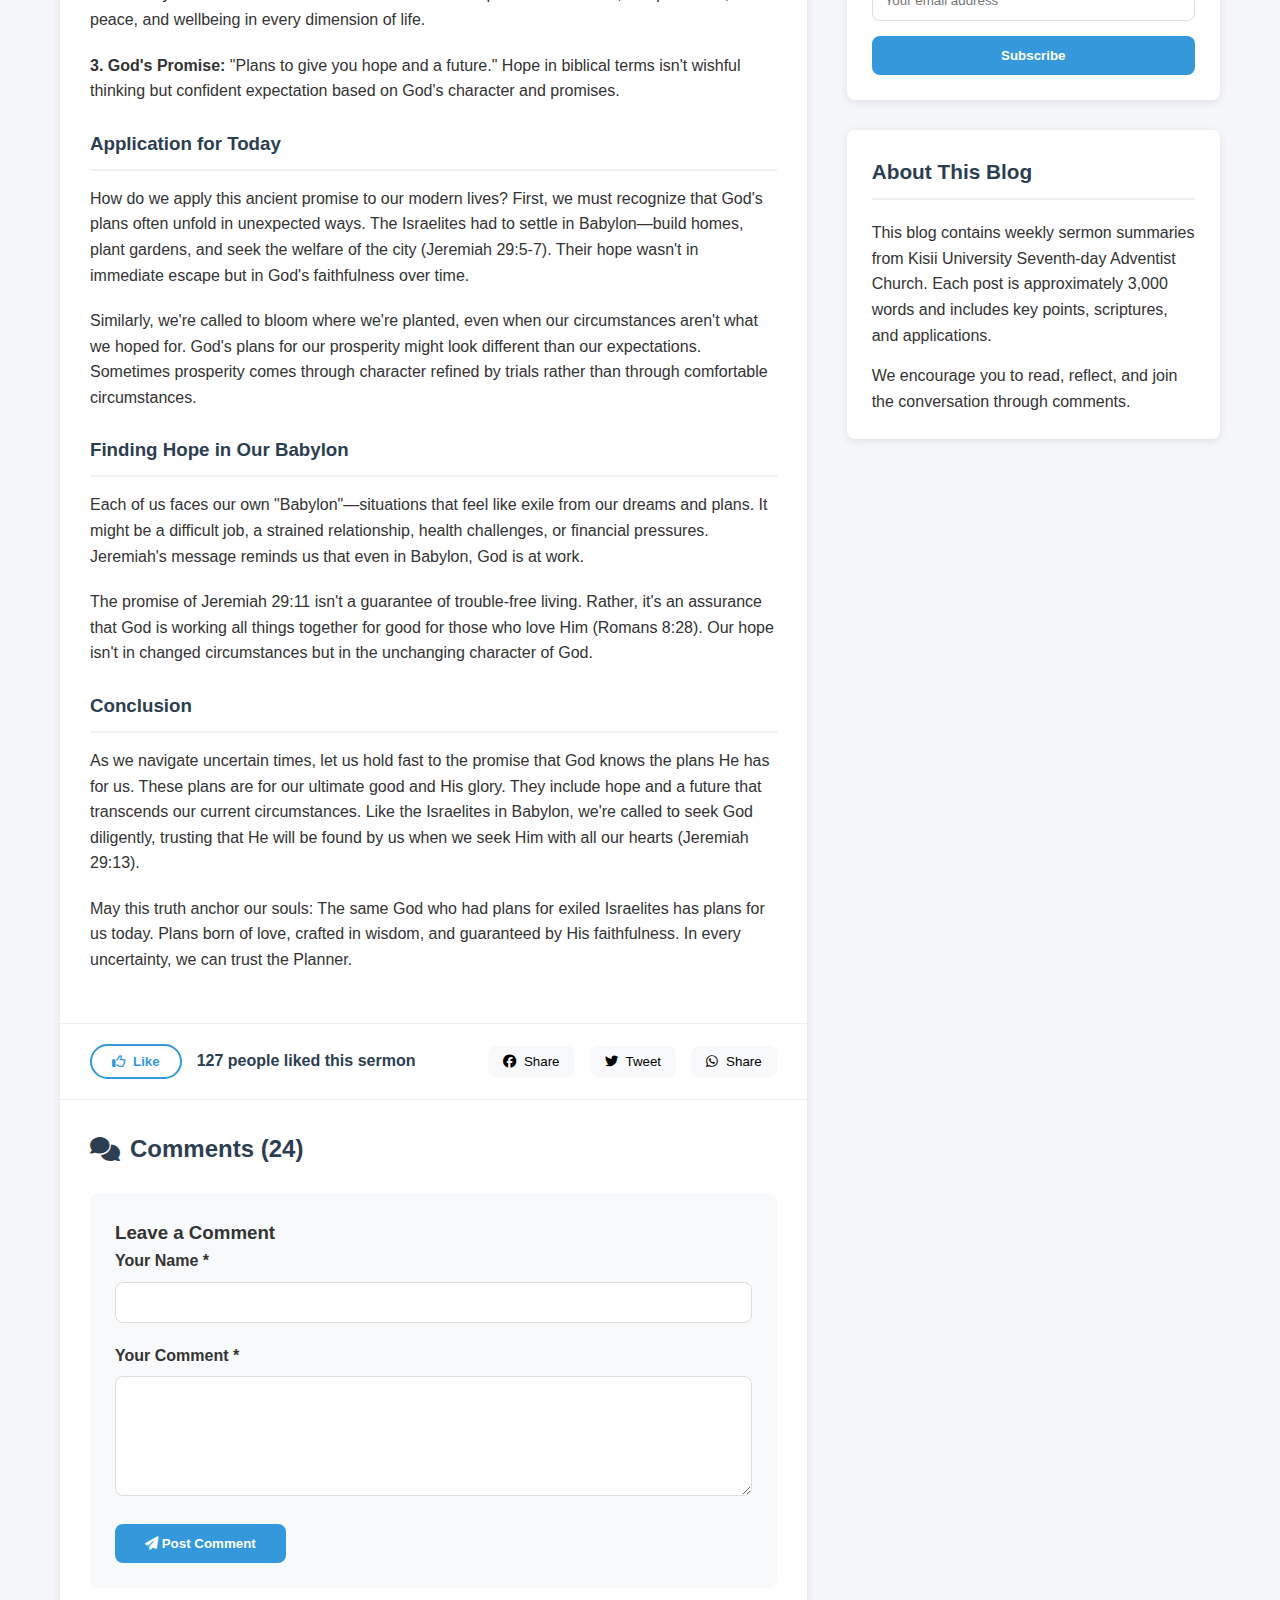
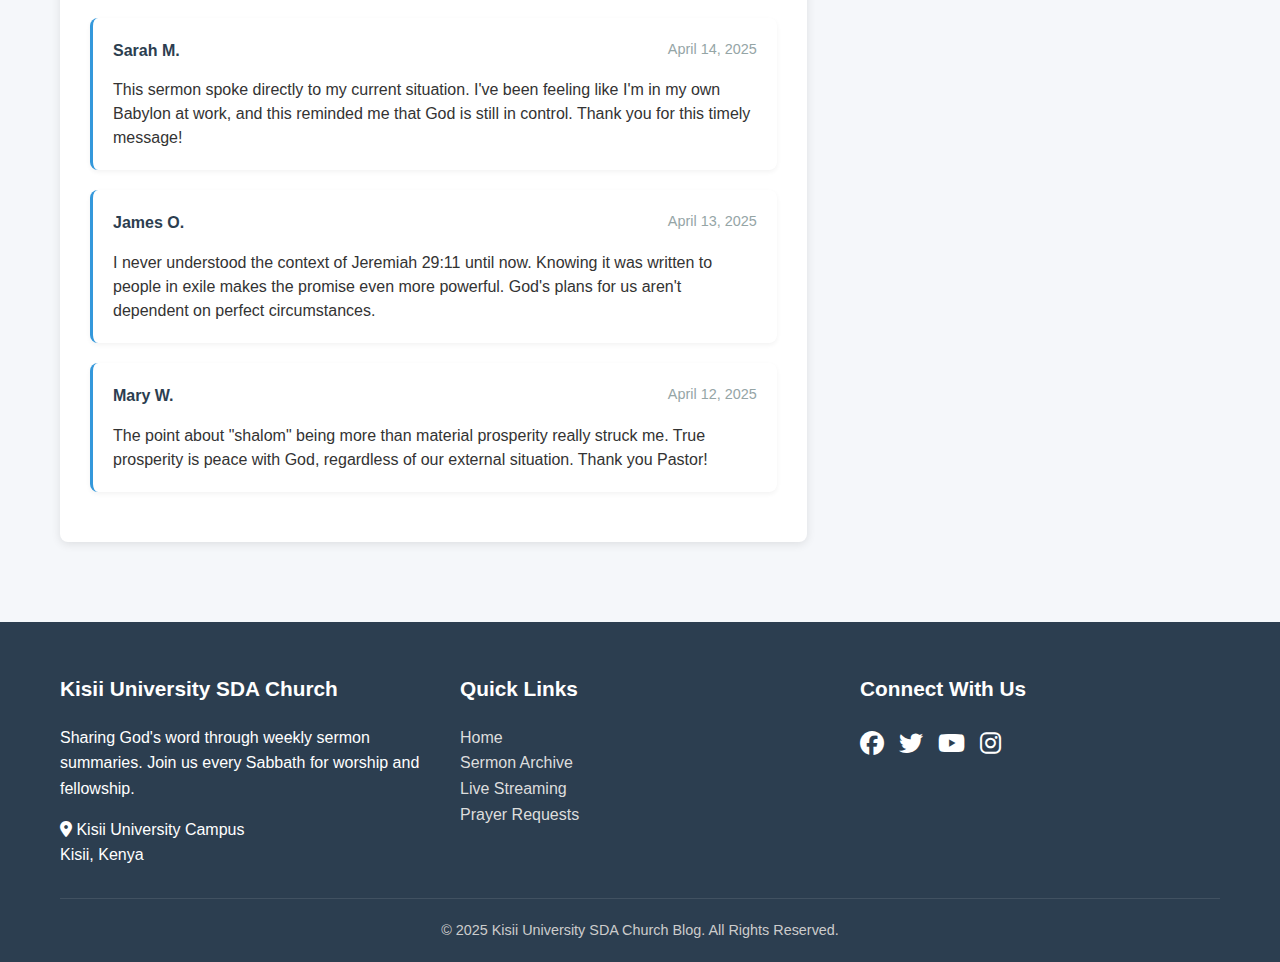
<file: blog1.html>
<!DOCTYPE html>
<html lang="en">
<head>
    <meta charset="UTF-8">
    <meta name="viewport" content="width=device-width, initial-scale=1.0">
    <title>Sermon Blog | Kisii University SDA Church</title>
    <link rel="stylesheet" href="https://cdnjs.cloudflare.com/ajax/libs/font-awesome/6.4.0/css/all.min.css">
    <link rel="icon" type="image/jpg" href="image/assetss/kisiilogo.png">
    <style>
        :root {
            --primary: #2c3e50;
            --secondary: #3498db;
            --accent: #e74c3c;
            --light: #f8f9fa;
            --dark: #2c3e50;
            --gray: #95a5a6;
            --shadow: 0 2px 10px rgba(0,0,0,0.1);
            --border-radius: 8px;
        }
        
        * {
            margin: 0;
            padding: 0;
            box-sizing: border-box;
        }
        
        body {
            font-family: 'Segoe UI', Tahoma, Geneva, Verdana, sans-serif;
            line-height: 1.6;
            color: #333;
            background-color: #f5f7fa;
        }
        
        .container {
            max-width: 1200px;
            margin: 0 auto;
            padding: 0 20px;
        }
        
        /* Header */
        header {
            background-color: white;
            box-shadow: var(--shadow);
            padding: 20px 0;
            position: sticky;
            top: 0;
            z-index: 100;
           
        }
        
        .header-content {
            display: flex;
            justify-content: space-between;
            align-items: center;
        }
        
        .logo {
            display: flex;
            align-items: center;
            gap: 15px;
        }
        
        .logo i {
            font-size: 2rem;
            color: var(--secondary);
        }
        
        .logo h1 {
            font-size: 1.8rem;
            color: var(--primary);
        }
        
        .logo span {
            color: var(--accent);
        }
        
        nav ul {
            display: flex;
            list-style: none;
            gap: 30px;
        }
        
        nav a {
            text-decoration: none;
            color: var(--dark);
            font-weight: 500;
            transition: color 0.3s;
        }
        
        nav a:hover {
            color: var(--secondary);
        }
        
        /* Hero Section */
        .hero {
            background: linear-gradient(rgba(44, 62, 80, 0.9), rgba(44, 62, 80, 0.9)), 
                        url('https://images.unsplash.com/photo-1511895426328-dc8714191300?ixlib=rb-4.0.3&auto=format&fit=crop&w=1200&q=80');
            background-size: cover;
            background-position: center;
            color: white;
            padding: 80px 0;
            text-align: center;
            margin-bottom: 40px;
        }
        
        .hero h2 {
            font-size: 2.5rem;
            margin-bottom: 15px;
            
        }
        
        .hero p {
            font-size: 1.2rem;
            max-width: 700px;
            margin: 0 auto;
            opacity: 0.9;
        
        }
        
        /* Blog Content */
        .blog-container {
            display: grid;
            grid-template-columns: 2fr 1fr;
            gap: 40px;
            margin-bottom: 50px;
        }
        
        @media (max-width: 768px) {
            .blog-container {
                grid-template-columns: 1fr;
            }
        }
        
        /* Main Blog Post */
        .blog-post {
            background-color: white;
            border-radius: var(--border-radius);
            box-shadow: var(--shadow);
            overflow: hidden;
            margin-bottom: 30px;
        }
        
        .post-header {
            padding: 30px;
            border-bottom: 1px solid #eee;
        }
        
        .post-title {
            font-size: 2rem;
            color: var(--primary);
            margin-bottom: 15px;
            line-height: 1.3;
        }
        
        .post-meta {
            display: flex;
            flex-wrap: wrap;
            gap: 20px;
            color: var(--gray);
            margin-bottom: 20px;
        }
        
        .post-meta i {
            margin-right: 5px;
            color: var(--secondary);
        }
        
        .post-content {
            padding: 30px;
        }
        
        .post-content h3 {
            color: var(--primary);
            margin: 25px 0 15px;
            padding-bottom: 10px;
            border-bottom: 2px solid #f0f0f0;
        }
        
        .post-content p {
            margin-bottom: 20px;
        }
        
        .scripture-box {
            background-color: #f8f9fa;
            border-left: 4px solid var(--secondary);
            padding: 20px;
            margin: 25px 0;
            font-style: italic;
        }
        
        /* Like and Share Section */
        .post-actions {
            padding: 20px 30px;
            border-top: 1px solid #eee;
            border-bottom: 1px solid #eee;
            display: flex;
            justify-content: space-between;
            align-items: center;
            flex-wrap: wrap;
            gap: 20px;
        }
        
        .like-section {
            display: flex;
            align-items: center;
            gap: 15px;
        }
        
        .like-btn {
            background: none;
            border: 2px solid var(--secondary);
            color: var(--secondary);
            padding: 8px 20px;
            border-radius: 50px;
            cursor: pointer;
            display: flex;
            align-items: center;
            gap: 8px;
            font-weight: 600;
            transition: all 0.3s;
        }
        
        .like-btn:hover {
            background-color: var(--secondary);
            color: white;
        }
        
        .like-btn.liked {
            background-color: var(--accent);
            border-color: var(--accent);
            color: white;
        }
        
        .like-count {
            font-weight: 600;
            color: var(--dark);
        }
        
        .share-section {
            display: flex;
            align-items: center;
            gap: 15px;
        }
        
        .share-btn {
            display: flex;
            align-items: center;
            gap: 8px;
            background-color: #f8f9fa;
            border: none;
            padding: 8px 15px;
            border-radius: var(--border-radius);
            cursor: pointer;
            transition: background-color 0.3s;
        }
        
        .share-btn:hover {
            background-color: #e9ecef;
        }
        
        /* Comments Section */
        .comments-section {
            padding: 30px;
        }
        
        .comments-title {
            font-size: 1.5rem;
            color: var(--primary);
            margin-bottom: 25px;
            display: flex;
            align-items: center;
            gap: 10px;
        }
        
        .comment-form {
            background-color: #f8f9fa;
            padding: 25px;
            border-radius: var(--border-radius);
            margin-bottom: 30px;
        }
        
        .form-group {
            margin-bottom: 20px;
        }
        
        .form-group label {
            display: block;
            margin-bottom: 8px;
            font-weight: 600;
        }
        
        .form-group input,
        .form-group textarea {
            width: 100%;
            padding: 12px;
            border: 1px solid #ddd;
            border-radius: var(--border-radius);
            font-family: inherit;
        }
        
        .form-group textarea {
            min-height: 120px;
            resize: vertical;
        }
        
        .submit-btn {
            background-color: var(--secondary);
            color: white;
            border: none;
            padding: 12px 30px;
            border-radius: var(--border-radius);
            font-weight: 600;
            cursor: pointer;
            transition: background-color 0.3s;
        }
        
        .submit-btn:hover {
            background-color: #2980b9;
        }
        
        /* Comments List */
        .comments-list {
            margin-top: 30px;
        }
        
        .comment {
            background-color: white;
            border-radius: var(--border-radius);
            padding: 20px;
            margin-bottom: 20px;
            box-shadow: 0 2px 5px rgba(0,0,0,0.05);
            border-left: 3px solid var(--secondary);
        }
        
        .comment-header {
            display: flex;
            justify-content: space-between;
            margin-bottom: 15px;
        }
        
        .comment-author {
            font-weight: 600;
            color: var(--primary);
        }
        
        .comment-date {
            color: var(--gray);
            font-size: 0.9rem;
        }
        
        .comment-content {
            line-height: 1.5;
        }
        
        /* Sidebar */
        .sidebar {
            display: flex;
            flex-direction: column;
            gap: 30px;
        }
        
        .sidebar-widget {
            background-color: white;
            border-radius: var(--border-radius);
            padding: 25px;
            box-shadow: var(--shadow);
        }
        
        .widget-title {
            font-size: 1.3rem;
            color: var(--primary);
            margin-bottom: 20px;
            padding-bottom: 10px;
            border-bottom: 2px solid #f0f0f0;
        }
        
        .recent-sermons {
            list-style: none;
        }
        
        .recent-sermons li {
            padding: 15px 0;
            border-bottom: 1px solid #f0f0f0;
        }
        
        .recent-sermons li:last-child {
            border-bottom: none;
        }
        
        .sermon-link {
            text-decoration: none;
            color: var(--dark);
            display: block;
            transition: color 0.3s;
        }
        
        .sermon-link:hover {
            color: var(--secondary);
        }
        
        .sermon-date {
            font-size: 0.9rem;
            color: var(--gray);
            margin-top: 5px;
        }
        
        .categories {
            list-style: none;
        }
        
        .categories li {
            padding: 10px 0;
            border-bottom: 1px solid #f0f0f0;
            display: flex;
            justify-content: space-between;
        }
        
        .categories li:last-child {
            border-bottom: none;
        }
        
        .category-count {
            background-color: #f0f0f0;
            padding: 3px 8px;
            border-radius: 10px;
            font-size: 0.9rem;
        }
        
        .subscribe-form {
            display: flex;
            flex-direction: column;
            gap: 15px;
        }
        
        .subscribe-form input {
            padding: 12px;
            border: 1px solid #ddd;
            border-radius: var(--border-radius);
        }
        
        /* Footer */
        footer {
            background-color: var(--primary);
            color: white;
            padding: 50px 0 20px;
            margin-top: 50px;
        }
        
        .footer-content {
            display: grid;
            grid-template-columns: repeat(auto-fit, minmax(250px, 1fr));
            gap: 40px;
            margin-bottom: 30px;
        }
        
        .footer-section h3 {
            color: white;
            margin-bottom: 20px;
            font-size: 1.3rem;
        }
        
        .copyright {
            text-align: center;
            padding-top: 20px;
            border-top: 1px solid rgba(255,255,255,0.1);
            color: #ccc;
            font-size: 0.9rem;
        }
        
        /* Responsive */
        @media (max-width: 768px) {
            body{
                font-size:0.85rem;
            }
            .header-content {
                flex-direction: column;
                gap: 20px;
            }
            
            nav ul {
                gap: 15px;
            }
            
            .hero h2 {
                font-size: 2rem;
            }
            
            .post-title {
                font-size: 1.6rem;
            }
        }
        
        /* Word Count Indicator */
        .word-count {
            background-color: #f0f8ff;
            padding: 10px 15px;
            border-radius: var(--border-radius);
            margin: 20px 0;
            display: flex;
            align-items: center;
            gap: 10px;
            font-size: 0.9rem;
        }
    </style>
</head>
<body>
    <!-- Header -->
    <header>
        <div class="container">
            <div class="header-content">
                <div class="logo">
                    
                    <h1>Kisii Uni SDA <span>Blog</span></h1>
                </div>
                <nav>
                    <ul>
                        <li><a href="index45.html"><i class="fas fa-home"></i> Home</a></li>
                        <li><a href="sermonii.html"><i class="fas fa-book-bible"></i> Sermons</a></li>
                        <li><a href="eventht.html"><i class="fas fa-calendar"></i> Events</a></li>
                        <li><a href="prayerrequest.html"><i class="fas fa-pray"></i> Prayer</a></li>
                        <li><a href="contact32.html"><i class="fas fa-envelope"></i> Contact</a></li>
                    </ul>
                </nav>
            </div>
        </div>
    </header>

    <!-- Hero Section -->
    <section class="hero">
        <div class="container">
            <h2>Weekly Sermon Blog</h2>
            <p>Deep dive into God's word with our weekly sermon summaries. Read, reflect, and join the conversation.</p>
        </div>
    </section>

    <!-- Main Content -->
    <div class="container blog-container">
        <!-- Main Blog Content -->
        <div class="main-content">
            <!-- Blog Post -->
            <article class="blog-post">
                <div class="post-header">
                    <h1 class="post-title">Finding Hope in Uncertain Times: A Study of Jeremiah 29:11</h1>
                    <div class="post-meta">
                        <span><i class="fas fa-user"></i> Pastor Samuel Ochieng</span>
                        <span><i class="fas fa-calendar"></i> April 12, 2025</span>
                        <span><i class="fas fa-book"></i> Jeremiah 29:11</span>
                        <span><i class="fas fa-clock"></i> Reading Time: 15 mins</span>
                    </div>
                    <div class="word-count">
                        <i class="fas fa-file-alt"></i> Sermon Summary: Approximately 3,000 words
                    </div>
                </div>
                
                <div class="post-content">
                    <h3>Introduction</h3>
                    <p>In today's world, uncertainty seems to be the only constant. From global economic shifts to personal challenges, many find themselves questioning the future. It's in this context that Jeremiah 29:11 speaks with profound relevance: "For I know the plans I have for you," declares the Lord, "plans to prosper you and not to harm you, plans to give you hope and a future."</p>
                    
                    <div class="scripture-box">
                        "For I know the plans I have for you," declares the Lord, "plans to prosper you and not to harm you, plans to give you hope and a future." - Jeremiah 29:11 (NIV)
                    </div>
                    
                    <h3>Context of the Promise</h3>
                    <p>To fully appreciate this promise, we must understand its original context. Jeremiah spoke these words to Israelites in exile—people who had lost everything: their homes, their temple, their nation. They were living as captives in Babylon, a foreign land with foreign gods. It was in this place of displacement and despair that God's promise came.</p>
                    
                    <p>The exiles were tempted to believe that God had abandoned them. False prophets were declaring that their exile would be short, but Jeremiah delivered the hard truth: they would be in Babylon for 70 years. Yet, within that difficult message came this incredible promise of hope and future.</p>
                    
                    <h3>Three Dimensions of God's Plan</h3>
                    <p><strong>1. God's Knowledge:</strong> "I know the plans I have for you." The Hebrew word for "know" here (yada) implies intimate, personal knowledge. God isn't making arbitrary plans; He knows us personally and plans accordingly.</p>
                    
                    <p><strong>2. God's Purpose:</strong> "Plans to prosper you and not to harm you." The prosperity mentioned here isn't merely material. The Hebrew word "shalom" encompasses wholeness, completeness, peace, and wellbeing in every dimension of life.</p>
                    
                    <p><strong>3. God's Promise:</strong> "Plans to give you hope and a future." Hope in biblical terms isn't wishful thinking but confident expectation based on God's character and promises.</p>
                    
                    <h3>Application for Today</h3>
                    <p>How do we apply this ancient promise to our modern lives? First, we must recognize that God's plans often unfold in unexpected ways. The Israelites had to settle in Babylon—build homes, plant gardens, and seek the welfare of the city (Jeremiah 29:5-7). Their hope wasn't in immediate escape but in God's faithfulness over time.</p>
                    
                    <p>Similarly, we're called to bloom where we're planted, even when our circumstances aren't what we hoped for. God's plans for our prosperity might look different than our expectations. Sometimes prosperity comes through character refined by trials rather than through comfortable circumstances.</p>
                    
                    <h3>Finding Hope in Our Babylon</h3>
                    <p>Each of us faces our own "Babylon"—situations that feel like exile from our dreams and plans. It might be a difficult job, a strained relationship, health challenges, or financial pressures. Jeremiah's message reminds us that even in Babylon, God is at work.</p>
                    
                    <p>The promise of Jeremiah 29:11 isn't a guarantee of trouble-free living. Rather, it's an assurance that God is working all things together for good for those who love Him (Romans 8:28). Our hope isn't in changed circumstances but in the unchanging character of God.</p>
                    
                    <h3>Conclusion</h3>
                    <p>As we navigate uncertain times, let us hold fast to the promise that God knows the plans He has for us. These plans are for our ultimate good and His glory. They include hope and a future that transcends our current circumstances. Like the Israelites in Babylon, we're called to seek God diligently, trusting that He will be found by us when we seek Him with all our hearts (Jeremiah 29:13).</p>
                    
                    <p>May this truth anchor our souls: The same God who had plans for exiled Israelites has plans for us today. Plans born of love, crafted in wisdom, and guaranteed by His faithfulness. In every uncertainty, we can trust the Planner.</p>
                </div>
                
                <!-- Like and Share Section -->
                <div class="post-actions">
                    <div class="like-section">
                        <button class="like-btn" id="likeBtn">
                            <i class="far fa-thumbs-up"></i> Like
                        </button>
                        <div class="like-count">
                            <span id="likeCount">127</span> people liked this sermon
                        </div>
                    </div>
                    
                    <div class="share-section">
                        <button class="share-btn" onclick="shareOnFacebook()">
                            <i class="fab fa-facebook"></i> Share
                        </button>
                        <button class="share-btn" onclick="shareOnTwitter()">
                            <i class="fab fa-twitter"></i> Tweet
                        </button>
                        <button class="share-btn" onclick="shareOnWhatsApp()">
                            <i class="fab fa-whatsapp"></i> Share
                        </button>
                    </div>
                </div>
                
                <!-- Comments Section -->
                <div class="comments-section">
                    <h2 class="comments-title">
                        <i class="fas fa-comments"></i> Comments (24)
                    </h2>
                    
                    <!-- Comment Form -->
                    <div class="comment-form">
                        <h3>Leave a Comment</h3>
                        <form id="commentForm">
                            <div class="form-group">
                                <label for="name">Your Name *</label>
                                <input type="text" id="name" required>
                            </div>
                            
                            <div class="form-group">
                                <label for="comment">Your Comment *</label>
                                <textarea id="comment" required></textarea>
                            </div>
                            
                            <button type="submit" class="submit-btn">
                                <i class="fas fa-paper-plane"></i> Post Comment
                            </button>
                        </form>
                    </div>
                    
                    <!-- Comments List -->
                    <div class="comments-list" id="commentsList">
                        <!-- Comment 1 -->
                        <div class="comment">
                            <div class="comment-header">
                                <div class="comment-author">Sarah M.</div>
                                <div class="comment-date">April 14, 2025</div>
                            </div>
                            <div class="comment-content">
                                This sermon spoke directly to my current situation. I've been feeling like I'm in my own Babylon at work, and this reminded me that God is still in control. Thank you for this timely message!
                            </div>
                        </div>
                        
                        <!-- Comment 2 -->
                        <div class="comment">
                            <div class="comment-header">
                                <div class="comment-author">James O.</div>
                                <div class="comment-date">April 13, 2025</div>
                            </div>
                            <div class="comment-content">
                                I never understood the context of Jeremiah 29:11 until now. Knowing it was written to people in exile makes the promise even more powerful. God's plans for us aren't dependent on perfect circumstances.
                            </div>
                        </div>
                        
                        <!-- Comment 3 -->
                        <div class="comment">
                            <div class="comment-header">
                                <div class="comment-author">Mary W.</div>
                                <div class="comment-date">April 12, 2025</div>
                            </div>
                            <div class="comment-content">
                                The point about "shalom" being more than material prosperity really struck me. True prosperity is peace with God, regardless of our external situation. Thank you Pastor!
                            </div>
                        </div>
                    </div>
                </div>
            </article>
        </div>
        
        <!-- Sidebar -->
        <aside class="sidebar">
            <!-- Recent Sermons -->
            <div class="sidebar-widget">
                <h3 class="widget-title">Recent Sermons</h3>
                <ul class="recent-sermons">
                    <li>
                        <a href="#" class="sermon-link">The Power of Resurrection Hope</a>
                        <div class="sermon-date">April 5, 2025</div>
                    </li>
                    <li>
                        <a href="#" class="sermon-link">Walking in Faith: Lessons from Abraham</a>
                        <div class="sermon-date">March 29, 2025</div>
                    </li>
                    <li>
                        <a href="#" class="sermon-link">The Fruit of the Spirit in Daily Life</a>
                        <div class="sermon-date">March 22, 2025</div>
                    </li>
                    <li>
                        <a href="#" class="sermon-link">Overcoming Fear with Perfect Love</a>
                        <div class="sermon-date">March 15, 2025</div>
                    </li>
                    <li>
                        <a href="#" class="sermon-link">The Blessedness of Giving</a>
                        <div class="sermon-date">March 8, 2025</div>
                    </li>
                </ul>
            </div>
            
            <!-- Categories -->
            <div class="sidebar-widget">
                <h3 class="widget-title">Sermon Categories</h3>
                <ul class="categories">
                    <li>Hope & Encouragement <span class="category-count">12</span></li>
                    <li>Faith & Trust <span class="category-count">8</span></li>
                    <li>Love & Relationships <span class="category-count">6</span></li>
                    <li>Prayer & Worship <span class="category-count">10</span></li>
                    <li>Christian Living <span class="category-count">15</span></li>
                    <li>Prophecy & End Times <span class="category-count">5</span></li>
                </ul>
            </div>
            
            <!-- Subscribe -->
            <div class="sidebar-widget">
                <h3 class="widget-title">Subscribe to Blog</h3>
                <p>Get weekly sermon summaries delivered to your email.</p>
                <form class="subscribe-form">
                    <input type="email" placeholder="Your email address" required>
                    <button type="submit" class="submit-btn">Subscribe</button>
                </form>
            </div>
            
            <!-- About -->
            <div class="sidebar-widget">
                <h3 class="widget-title">About This Blog</h3>
                <p>This blog contains weekly sermon summaries from Kisii University Seventh-day Adventist Church. Each post is approximately 3,000 words and includes key points, scriptures, and applications.</p>
                <p style="margin-top: 15px;">We encourage you to read, reflect, and join the conversation through comments.</p>
            </div>
        </aside>
    </div>
    
    <!-- Footer -->
    <footer>
        <div class="container">
            <div class="footer-content">
                <div class="footer-section">
                    <h3>Kisii University SDA Church</h3>
                    <p>Sharing God's word through weekly sermon summaries. Join us every Sabbath for worship and fellowship.</p>
                    <p style="margin-top: 15px;">
                        <i class="fas fa-map-marker-alt"></i> Kisii University Campus<br>
                        Kisii, Kenya
                    </p>
                </div>
                
                <div class="footer-section">
                    <h3>Quick Links</h3>
                    <ul style="list-style: none;">
                        <li><a href="#" style="color: #ddd; text-decoration: none;">Home</a></li>
                        <li><a href="#" style="color: #ddd; text-decoration: none;">Sermon Archive</a></li>
                        <li><a href="#" style="color: #ddd; text-decoration: none;">Live Streaming</a></li>
                        <li><a href="#" style="color: #ddd; text-decoration: none;">Prayer Requests</a></li>
                    </ul>
                </div>
                
                <div class="footer-section">
                    <h3>Connect With Us</h3>
                    <div style="display: flex; gap: 15px; margin-top: 15px;">
                        <a href="#" style="color: white; font-size: 1.5rem;"><i class="fab fa-facebook"></i></a>
                        <a href="#" style="color: white; font-size: 1.5rem;"><i class="fab fa-twitter"></i></a>
                        <a href="#" style="color: white; font-size: 1.5rem;"><i class="fab fa-youtube"></i></a>
                        <a href="#" style="color: white; font-size: 1.5rem;"><i class="fab fa-instagram"></i></a>
                    </div>
                </div>
            </div>
            
            <div class="copyright">
                <p>© 2025 Kisii University SDA Church Blog. All Rights Reserved.</p>
            </div>
        </div>
    </footer>

    <script>
        // Like functionality
        const likeBtn = document.getElementById('likeBtn');
        const likeCount = document.getElementById('likeCount');
        let liked = false;
        let count = parseInt(likeCount.textContent);
        
        likeBtn.addEventListener('click', function() {
            if (!liked) {
                count++;
                likeCount.textContent = count;
                this.innerHTML = '<i class="fas fa-thumbs-up"></i> Liked';
                this.classList.add('liked');
                liked = true;
                
                // Show notification
                showNotification('Thanks for liking this sermon!');
            } else {
                count--;
                likeCount.textContent = count;
                this.innerHTML = '<i class="far fa-thumbs-up"></i> Like';
                this.classList.remove('liked');
                liked = false;
            }
        });
        
        // Comment functionality
        const commentForm = document.getElementById('commentForm');
        const commentsList = document.getElementById('commentsList');
        
        commentForm.addEventListener('submit', function(e) {
            e.preventDefault();
            
            const name = document.getElementById('name').value;
            const comment = document.getElementById('comment').value;
            
            if (name && comment) {
                // Create new comment element
                const newComment = document.createElement('div');
                newComment.className = 'comment';
                
                const date = new Date().toLocaleDateString('en-US', {
                    year: 'numeric',
                    month: 'long',
                    day: 'numeric'
                });
                
                newComment.innerHTML = `
                    <div class="comment-header">
                        <div class="comment-author">${name}</div>
                        <div class="comment-date">${date}</div>
                    </div>
                    <div class="comment-content">${comment}</div>
                `;
                
                // Add new comment to the top of the list
                commentsList.insertBefore(newComment, commentsList.firstChild);
                
                // Reset form
                commentForm.reset();
                
                // Show notification
                showNotification('Thank you for your comment!');
                
                // Update comment count in title
                const commentsTitle = document.querySelector('.comments-title');
                const currentCount = parseInt(commentsTitle.textContent.match(/\d+/)[0]);
                commentsTitle.innerHTML = `<i class="fas fa-comments"></i> Comments (${currentCount + 1})`;
            }
        });
        
        // Share functionality
        function shareOnFacebook() {
            const url = encodeURIComponent(window.location.href);
            const title = encodeURIComponent(document.title);
            window.open(`https://www.facebook.com/sharer/sharer.php?u=${url}&quote=${title}`, 'facebook-share', 'width=600,height=400');
        }
        
        function shareOnTwitter() {
            const url = encodeURIComponent(window.location.href);
            const text = encodeURIComponent("Check out this sermon from Kisii University SDA Church");
            window.open(`https://twitter.com/intent/tweet?url=${url}&text=${text}`, 'twitter-share', 'width=600,height=400');
        }
        
        function shareOnWhatsApp() {
            const url = encodeURIComponent(window.location.href);
            const text = encodeURIComponent("Check out this sermon: ");
            window.open(`https://wa.me/?text=${text}${url}`, 'whatsapp-share', 'width=600,height=400');
        }
        
        // Notification function
        function showNotification(message) {
            const notification = document.createElement('div');
            notification.textContent = message;
            notification.style.cssText = `
                position: fixed;
                bottom: 20px;
                right: 20px;
                background: var(--secondary);
                color: white;
                padding: 15px 25px;
                border-radius: 8px;
                z-index: 1000;
                box-shadow: 0 4px 12px rgba(0,0,0,0.2);
                animation: slideIn 0.3s ease;
            `;
            
            document.body.appendChild(notification);
            
            setTimeout(() => {
                notification.style.animation = 'slideOut 0.3s ease';
                setTimeout(() => {
                    document.body.removeChild(notification);
                }, 300);
            }, 3000);
        }
        
        // Add CSS for animations
        const style = document.createElement('style');
        style.textContent = `
            @keyframes slideIn {
                from { transform: translateX(100%); opacity: 0; }
                to { transform: translateX(0); opacity: 1; }
            }
            
            @keyframes slideOut {
                from { transform: translateX(0); opacity: 1; }
                to { transform: translateX(100%); opacity: 0; }
            }
        `;
        document.head.appendChild(style);
    </script>
</body>
</html>
</file>
<file: style.css>
/*This folder contains the CSS file for the healthyblog.html page. It defines the styles and layout for the elements on the page, including the header, hero section, main content, and footer. The CSS file is responsible for the visual appearance of the healthyblog.html page, such as colors, fonts, spacing, and responsiveness.*/

* {
            margin: 0;
            padding: 0;
            box-sizing: border-box;
        }

        :root {
            --primary: #0ea2df;
            --secondary: #8bc34a;
            --accent: #ff9800;
            --new:#6d9795;
            --new2:#d1d0c7;
            --light: #f9f7f2;
            --dark: #1e2f23;
            --text: #333;
            --text-light: #6d9795;
            --shadow: 0 5px 15px rgba(0, 0, 0, 0.08);
            --transition: all 0.3s ease;
            --border-radius: 12px;
        }

        body {
             font-family: 'Poppins', sans-serif;
      color: #222;
      line-height: 1.6;
      background: linear-gradient(-45deg, #e3f2fd, #cfd8dc, #bbdefb, #90caf9);
      background-size: 400% 400%;
            overflow-x: hidden;
        }

        /* Loader */
        #page-loader {
            position: fixed;
            top: 0;
            left: 0;
            width: 100%;
            height: 100%;
            background-color: var(--light);
            display: flex;
            flex-direction: column;
            justify-content: center;
            align-items: center;
            z-index: 9999;
            transition: opacity 0.5s ease, visibility 0.5s ease;
        }

        .loader-spinner {
            width: 70px;
            height: 70px;
            border: 5px solid rgba(45, 90, 39, 0.2);
            border-radius: 50%;
            border-top-color: var(--primary);
            animation: spin 1s ease-in-out infinite;
            margin-bottom: 20px;
        }

        .loader-text {
            font-size: 1.2rem;
            color: red;
            font-weight: 500;
        }

        @keyframes spin {
            to { transform: rotate(360deg); }
        }

        /* Header */
        header {
            background-color: white;
            box-shadow: var(--shadow);
            position: fixed;
            top: 0;
            width: 100%;
            z-index: 1000;
            padding: 15px 0;
        }

        .header-container {
            display: flex;
            justify-content: space-between;
            align-items: center;
            max-width: 1200px;
            margin: 0 auto;
            padding: 0 20px;
        }

        .logo {
            font-family: 'Poppins', sans-serif;
            font-size: 20px;
            font-weight: 700;
            color: var(--primary);
            display: flex;
            align-items: center;
            
        }

        .logo i {
            margin-right: 10px;
            color: var(--secondary);
        }

        nav ul {
            display: flex;
            list-style: none;
        }

        nav ul li {
            margin-left: 30px;
        }

        nav ul li a {
            text-decoration: none;
            color: navy;
            font-weight: 500;
            font-size: 16px;
            transition: var(--transition);
            position: relative;
        }

        nav ul li a:hover {
            color: var(--primary);
        }

        nav ul li a::after {
            content: '';
            position: absolute;
            bottom: -5px;
            left: 0;
            width: 0;
            height: 2px;
            background-color: var(--primary);
            transition: width 0.3s ease;
        }

        nav ul li a:hover::after {
            width: 100%;
        }

        .mobile-menu-btn {      
      display: none;
      flex-direction: column;
      cursor: pointer;
      font-size:24px;
      color:#1877f2;
      background: none;
      position: absolute;
      right: 20px;
      top: 20px;
      cursor:pointer;
      border:none;

        }

/* Mobile responsiveness */
@media (max-width: 768px) {
    .mobile-menu-btn {
        display: block;
    }
    
    nav ul {
        position: fixed;
        top: 0;
        right: -100%;
        width: 250px;
        height: 100vh;
        background-color: white;
        flex-direction: column;
        justify-content: flex-start;
        padding-top: 20px;
        transition: right 0.3s ease;
        box-shadow: -2px 0 5px rgba(0,0,0,0.1);
        z-index: 1000;
    }
    
    nav ul.active {
        right: 0;
    }
    
    nav ul li {
        margin-bottom: 4px;
        text-align: center;
    }
    
    nav ul li a {
        font-size: 18px;
        padding: 4px 20px;
        display: block;
    }
}
</file>
